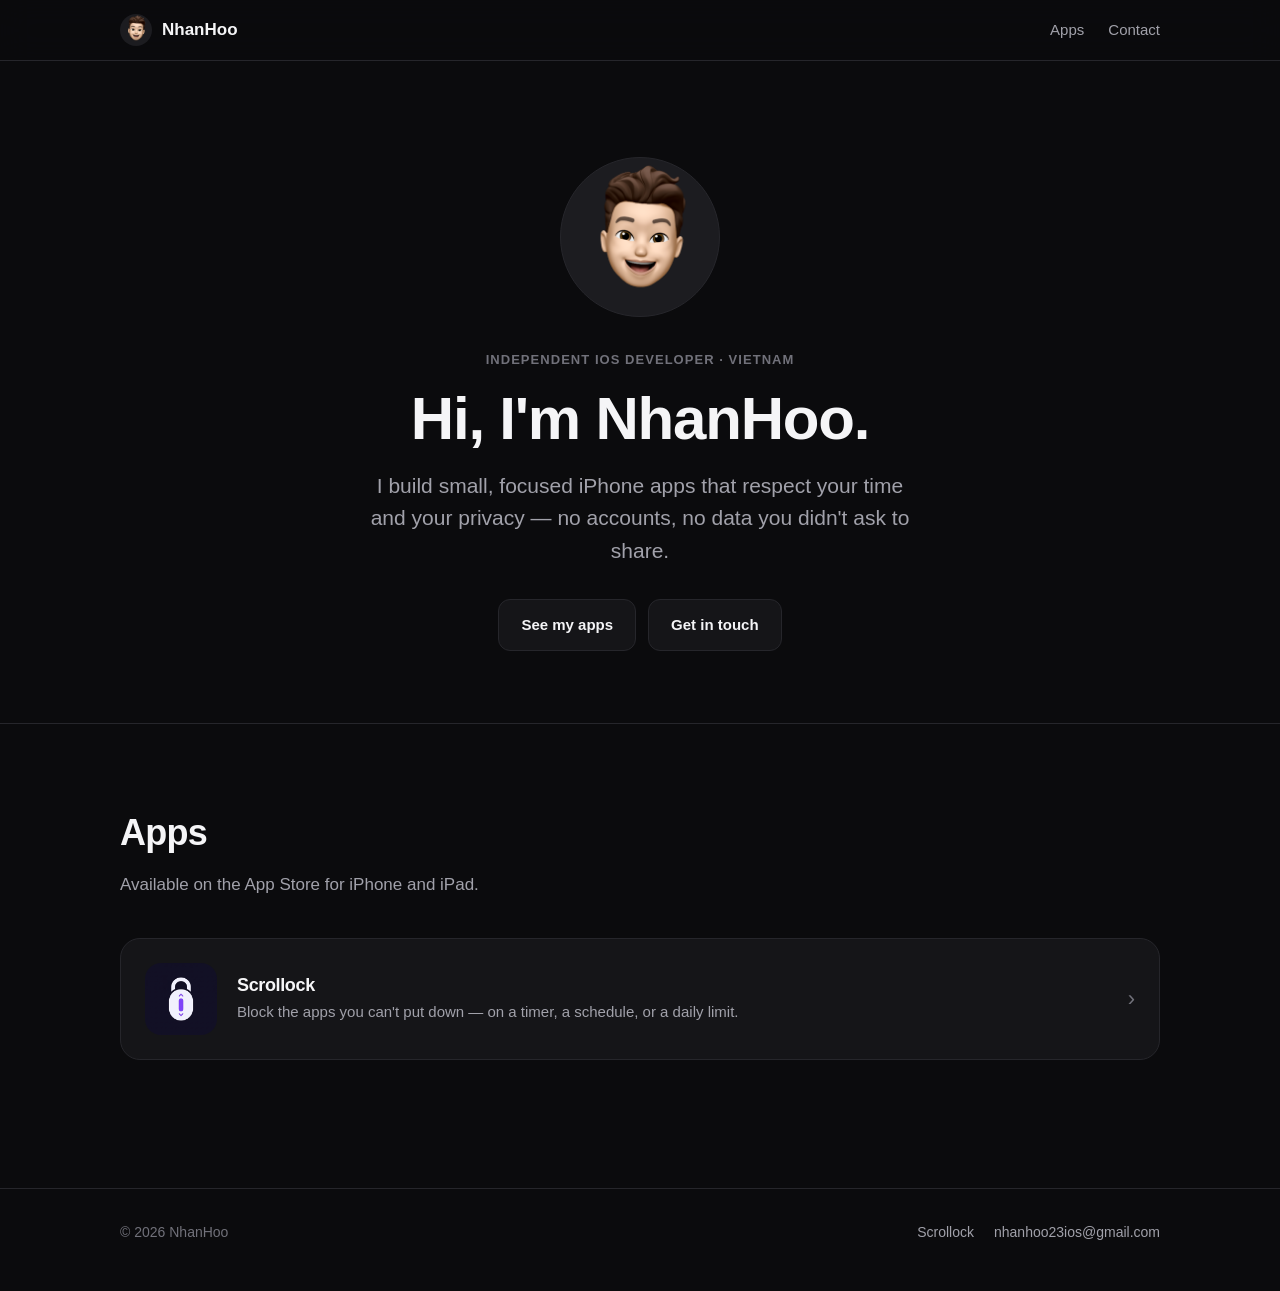
<file: index.html>
<!doctype html>
<html lang="en">
<head>
  <meta charset="utf-8">
  <meta name="viewport" content="width=device-width, initial-scale=1">
  <title>NhanHoo — Independent iOS Developer</title>
  <meta name="description" content="NhanHoo is an independent iOS developer from Vietnam building small, focused apps that respect your time and privacy.">
  <meta property="og:title" content="NhanHoo — Independent iOS Developer">
  <meta property="og:description" content="Small, focused iPhone apps that respect your time and privacy.">
  <meta property="og:image" content="https://nhanhoo23.github.io/assets/avatar.png">
  <link rel="icon" type="image/png" href="assets/avatar.png">
  <link rel="apple-touch-icon" href="assets/avatar.png">
  <link rel="stylesheet" href="style.css">
</head>
<body>
<header class="nav">
  <div class="container">
    <a class="brand" href="./"><img class="round" src="assets/avatar.png" alt="">NhanHoo</a>
    <nav class="nav-links">
      <a href="#apps">Apps</a>
      <a href="mailto:nhanhoo23ios@gmail.com">Contact</a>
    </nav>
  </div>
</header>

<main>
  <section class="profile">
    <div class="container">
      <img class="avatar large" src="assets/avatar.png" alt="NhanHoo">
      <span class="eyebrow">Independent iOS developer · Vietnam</span>
      <h1>Hi, I'm NhanHoo.</h1>
      <p class="lead">I build small, focused iPhone apps that respect your time and your privacy — no accounts, no data you didn't ask to share.</p>
      <div class="actions">
        <a class="button" href="#apps">See my apps</a>
        <a class="button" href="mailto:nhanhoo23ios@gmail.com">Get in touch</a>
      </div>
    </div>
  </section>

  <section id="apps">
    <div class="container">
      <div class="section-head">
        <h2>Apps</h2>
        <p>Available on the App Store for iPhone and iPad.</p>
      </div>
      <a class="card app-row" href="scrollock/">
        <img src="scrollock/icon.png" alt="Scrollock app icon">
        <div>
          <h3>Scrollock</h3>
          <p>Block the apps you can't put down — on a timer, a schedule, or a daily limit.</p>
        </div>
        <span class="chev" aria-hidden="true">›</span>
      </a>
    </div>
  </section>
</main>

<footer class="footer">
  <div class="container">
    <span>© 2026 NhanHoo</span>
    <nav><a href="scrollock/">Scrollock</a><a href="mailto:nhanhoo23ios@gmail.com">nhanhoo23ios@gmail.com</a></nav>
  </div>
</footer>
</body>
</html>
</file>
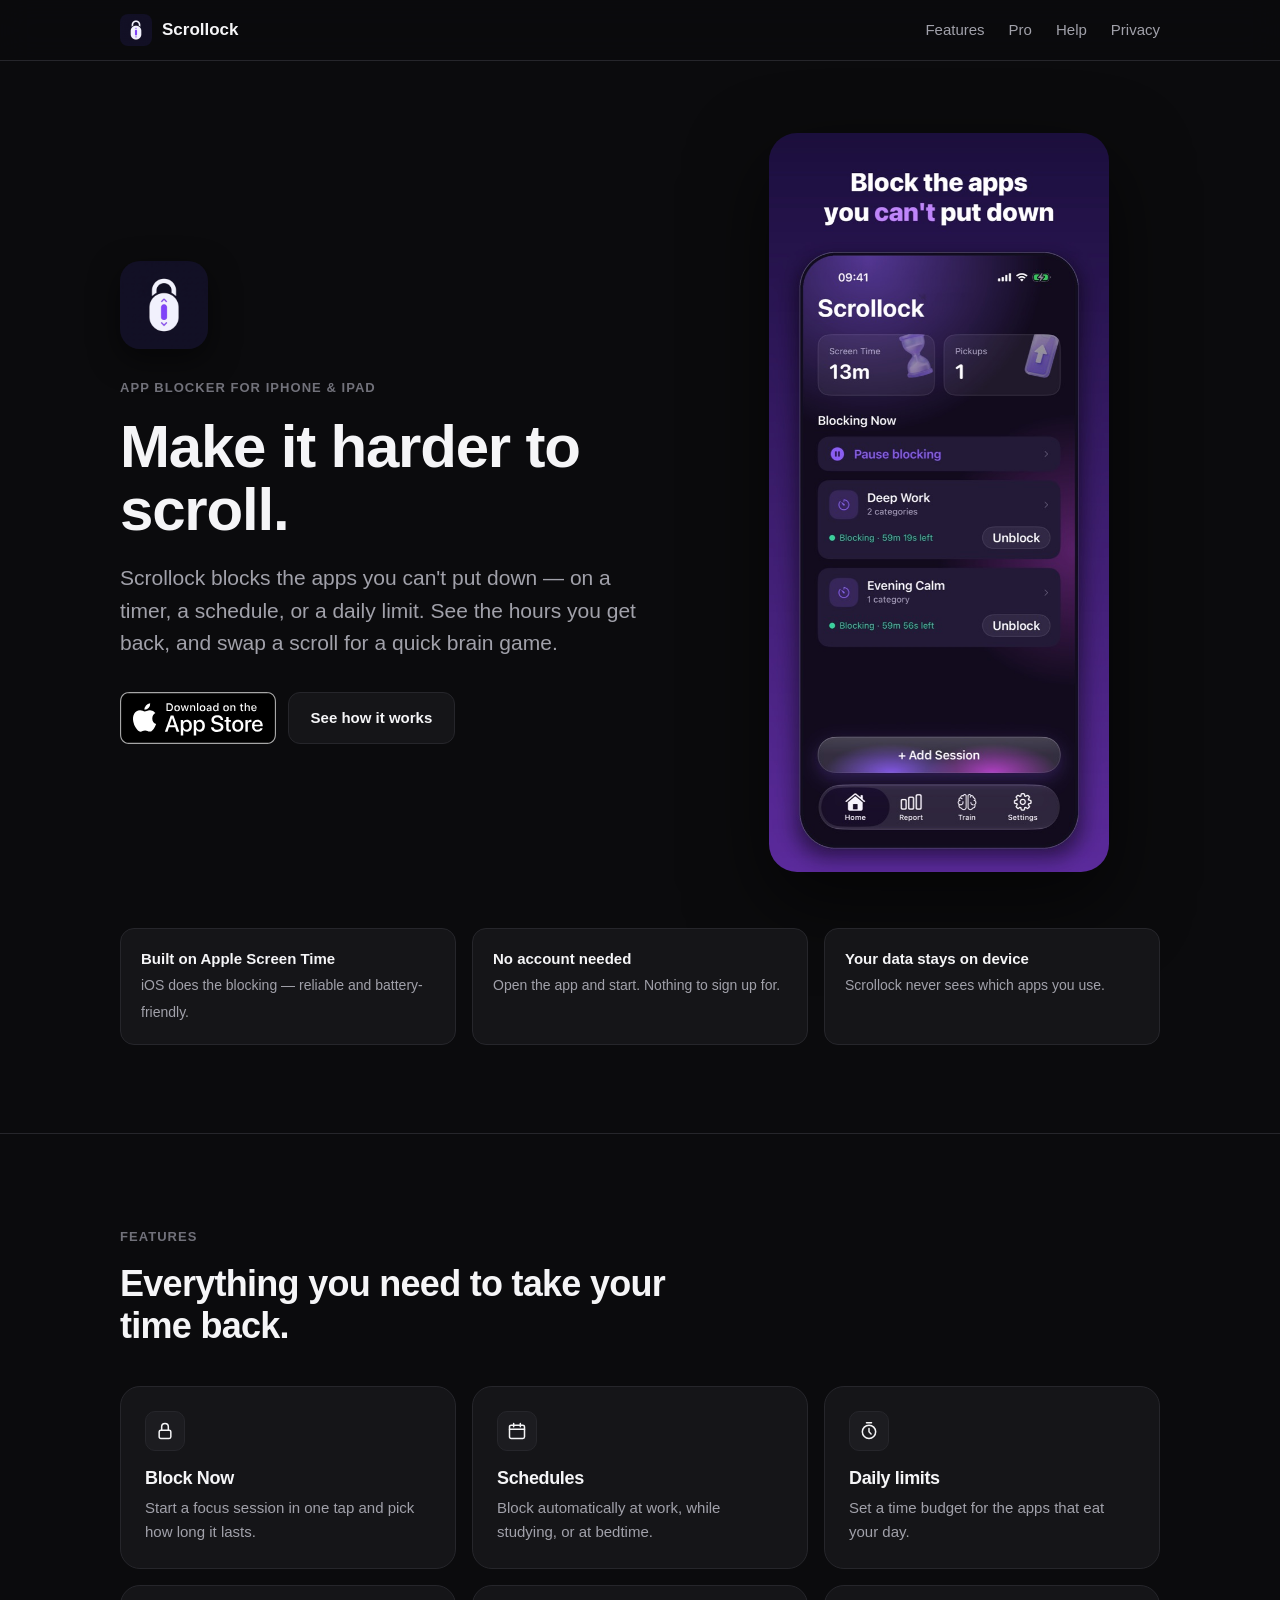
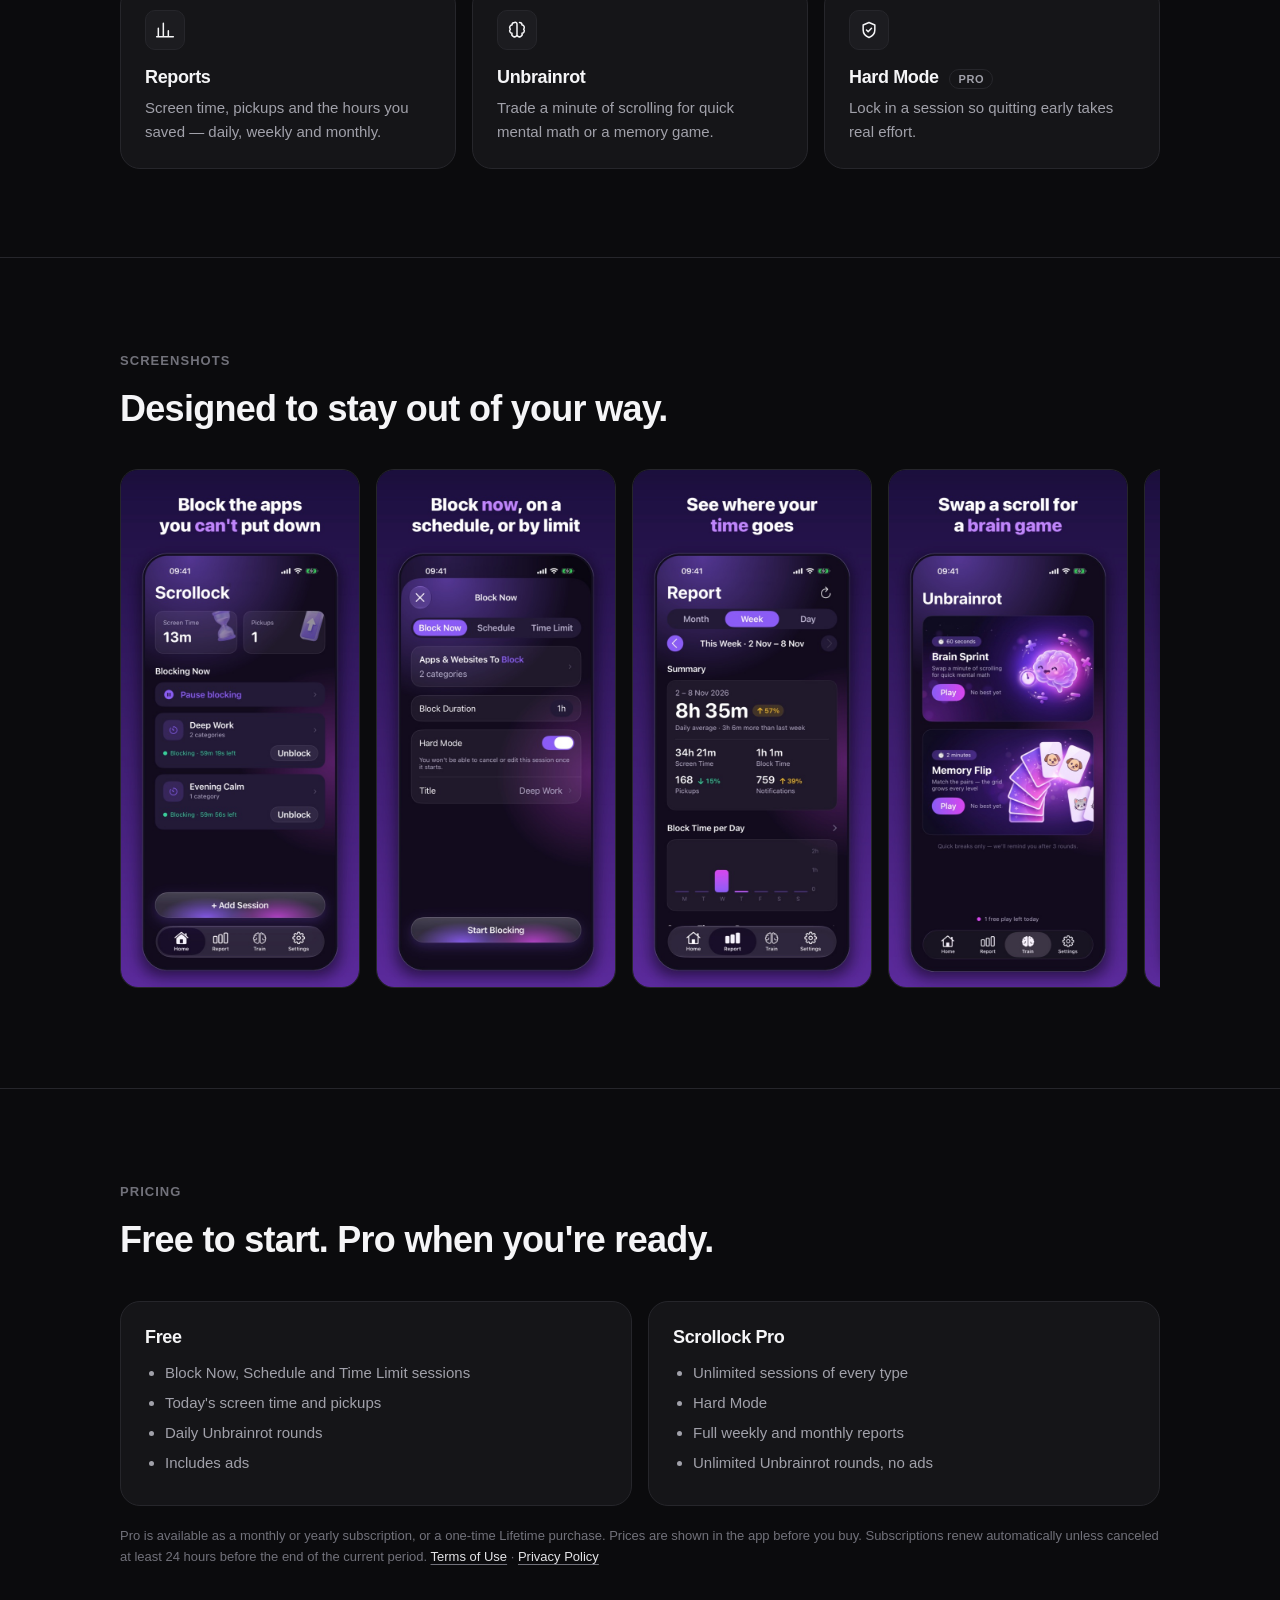
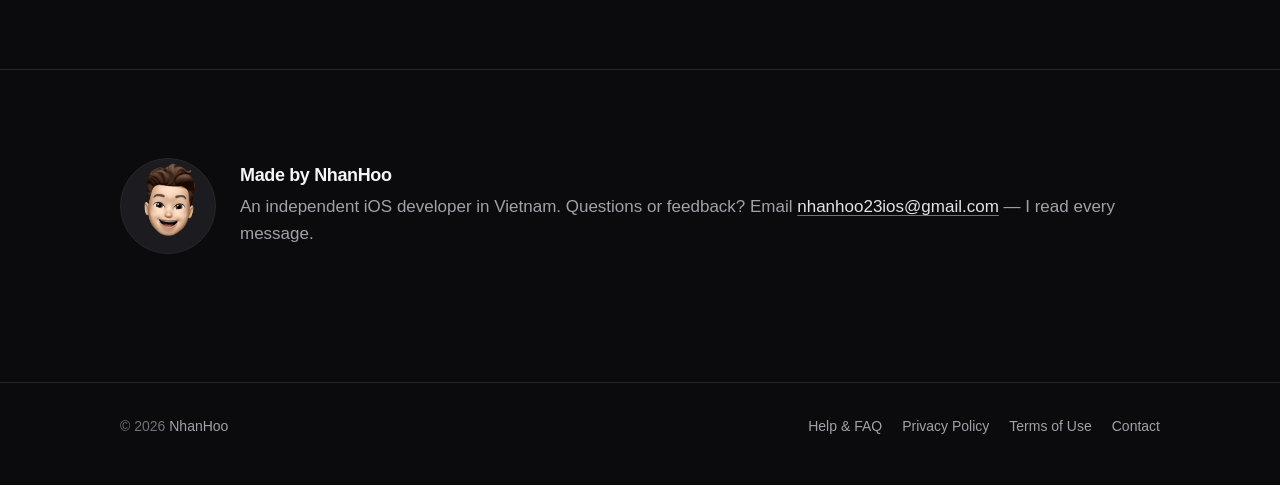
<file: scrollock/index.html>
<!doctype html>
<html lang="en">
<head>
  <meta charset="utf-8">
  <meta name="viewport" content="width=device-width, initial-scale=1">
  <title>Scrollock — Block Apps, Stop Doomscrolling</title>
  <meta name="description" content="Scrollock blocks the apps you can't put down — on a timer, a schedule, or a daily limit. See the hours you get back, and swap a scroll for a quick brain game.">
  <meta property="og:title" content="Scrollock — Make it harder to scroll">
  <meta property="og:description" content="Block distracting apps with Apple's Screen Time. Built for focus, private by design.">
  <meta property="og:image" content="https://nhanhoo23.github.io/scrollock/icon.png">
  <meta name="apple-itunes-app" content="app-id=6828050820">
  <link rel="icon" type="image/png" href="favicon.png">
  <link rel="apple-touch-icon" href="apple-touch-icon.png">
  <link rel="stylesheet" href="../style.css">
</head>
<body>
<header class="nav">
  <div class="container">
    <a class="brand" href="./"><img src="icon.png" alt="">Scrollock</a>
    <nav class="nav-links">
      <a class="hide-sm" href="#features">Features</a>
      <a class="hide-sm" href="#pro">Pro</a>
      <a href="help/">Help</a>
      <a href="privacy/">Privacy</a>
    </nav>
  </div>
</header>

<main>
  <section class="hero">
    <div class="container">
      <div class="hero-grid">
        <div>
          <img class="app-icon" src="icon.png" alt="Scrollock app icon">
          <span class="eyebrow">App blocker for iPhone &amp; iPad</span>
          <h1>Make it harder to scroll.</h1>
          <p class="lead">Scrollock blocks the apps you can't put down — on a timer, a schedule, or a daily limit. See the hours you get back, and swap a scroll for a quick brain game.</p>
          <div class="actions">
            <a class="badge" href="https://apps.apple.com/app/id6828050820"><img src="../assets/app-store-badge.svg" alt="Download on the App Store"></a>
            <a class="button" href="#features">See how it works</a>
          </div>
        </div>
        <img class="hero-shot" src="screens/01.jpg" alt="Scrollock Home screen with an active blocking session">
      </div>
      <div class="trust">
        <div><strong>Built on Apple Screen Time</strong><span>iOS does the blocking — reliable and battery-friendly.</span></div>
        <div><strong>No account needed</strong><span>Open the app and start. Nothing to sign up for.</span></div>
        <div><strong>Your data stays on device</strong><span>Scrollock never sees which apps you use.</span></div>
      </div>
    </div>
  </section>

  <section id="features">
    <div class="container">
      <div class="section-head">
        <span class="eyebrow">Features</span>
        <h2>Everything you need to take your time back.</h2>
      </div>
      <div class="grid">
        <div class="card">
          <div class="icon"><svg viewBox="0 0 24 24"><rect x="5" y="11" width="14" height="10" rx="2"/><path d="M8 11V7a4 4 0 0 1 8 0v4"/></svg></div>
          <h3>Block Now</h3>
          <p>Start a focus session in one tap and pick how long it lasts.</p>
        </div>
        <div class="card">
          <div class="icon"><svg viewBox="0 0 24 24"><rect x="3" y="5" width="18" height="16" rx="2"/><path d="M3 10h18M8 3v4M16 3v4"/></svg></div>
          <h3>Schedules</h3>
          <p>Block automatically at work, while studying, or at bedtime.</p>
        </div>
        <div class="card">
          <div class="icon"><svg viewBox="0 0 24 24"><circle cx="12" cy="13" r="8"/><path d="M12 9v4l2.5 2.5M9 2h6"/></svg></div>
          <h3>Daily limits</h3>
          <p>Set a time budget for the apps that eat your day.</p>
        </div>
        <div class="card">
          <div class="icon"><svg viewBox="0 0 24 24"><path d="M4 20V10M10 20V4M16 20v-7M22 20H2"/></svg></div>
          <h3>Reports</h3>
          <p>Screen time, pickups and the hours you saved — daily, weekly and monthly.</p>
        </div>
        <div class="card">
          <div class="icon"><svg viewBox="0 0 24 24"><path d="M9 3a3 3 0 0 0-3 3 3 3 0 0 0-2 5 3 3 0 0 0 2 5 3 3 0 0 0 6 2V5a2 2 0 0 0-3-2zM15 3a3 3 0 0 1 3 3 3 3 0 0 1 2 5 3 3 0 0 1-2 5 3 3 0 0 1-6 2"/></svg></div>
          <h3>Unbrainrot</h3>
          <p>Trade a minute of scrolling for quick mental math or a memory game.</p>
        </div>
        <div class="card">
          <div class="icon"><svg viewBox="0 0 24 24"><path d="M12 3l7 3v6c0 4.5-3 7.5-7 9-4-1.5-7-4.5-7-9V6z"/><path d="M9 12l2 2 4-4"/></svg></div>
          <h3>Hard Mode <span class="tag">Pro</span></h3>
          <p>Lock in a session so quitting early takes real effort.</p>
        </div>
      </div>
    </div>
  </section>

  <section id="screens">
    <div class="container">
      <div class="section-head">
        <span class="eyebrow">Screenshots</span>
        <h2>Designed to stay out of your way.</h2>
      </div>
      <div class="gallery">
        <img src="screens/01.jpg" alt="Home screen with sessions" loading="lazy">
        <img src="screens/02.jpg" alt="Creating a Block Now session" loading="lazy">
        <img src="screens/03.jpg" alt="Weekly report" loading="lazy">
        <img src="screens/04.jpg" alt="Unbrainrot brain games" loading="lazy">
        <img src="screens/05.jpg" alt="Brain Sprint mental math" loading="lazy">
        <img src="screens/06.jpg" alt="Custom block screen editor" loading="lazy">
      </div>
    </div>
  </section>

  <section id="pro">
    <div class="container">
      <div class="section-head">
        <span class="eyebrow">Pricing</span>
        <h2>Free to start. Pro when you're ready.</h2>
      </div>
      <div class="pro">
        <div class="card">
          <h3>Free</h3>
          <ul>
            <li>Block Now, Schedule and Time Limit sessions</li>
            <li>Today's screen time and pickups</li>
            <li>Daily Unbrainrot rounds</li>
            <li>Includes ads</li>
          </ul>
        </div>
        <div class="card">
          <h3>Scrollock Pro</h3>
          <ul>
            <li>Unlimited sessions of every type</li>
            <li>Hard Mode</li>
            <li>Full weekly and monthly reports</li>
            <li>Unlimited Unbrainrot rounds, no ads</li>
          </ul>
        </div>
      </div>
      <p class="fine">Pro is available as a monthly or yearly subscription, or a one-time Lifetime purchase. Prices are shown in the app before you buy. Subscriptions renew automatically unless canceled at least 24 hours before the end of the current period. <a href="https://www.apple.com/legal/internet-services/itunes/dev/stdeula/">Terms of Use</a> · <a href="privacy/">Privacy Policy</a></p>
    </div>
  </section>

  <section>
    <div class="container">
      <div class="dev">
        <img class="avatar" src="../assets/avatar.png" alt="NhanHoo">
        <div>
          <h3>Made by NhanHoo</h3>
          <p>An independent iOS developer in Vietnam. Questions or feedback? Email <a href="mailto:nhanhoo23ios@gmail.com">nhanhoo23ios@gmail.com</a> — I read every message.</p>
        </div>
      </div>
    </div>
  </section>
</main>

<footer class="footer">
  <div class="container">
    <span>© 2026 <a href="../">NhanHoo</a></span>
    <nav><a href="help/">Help &amp; FAQ</a><a href="privacy/">Privacy Policy</a><a href="https://www.apple.com/legal/internet-services/itunes/dev/stdeula/">Terms of Use</a><a href="mailto:nhanhoo23ios@gmail.com">Contact</a></nav>
  </div>
</footer>
</body>
</html>
</file>
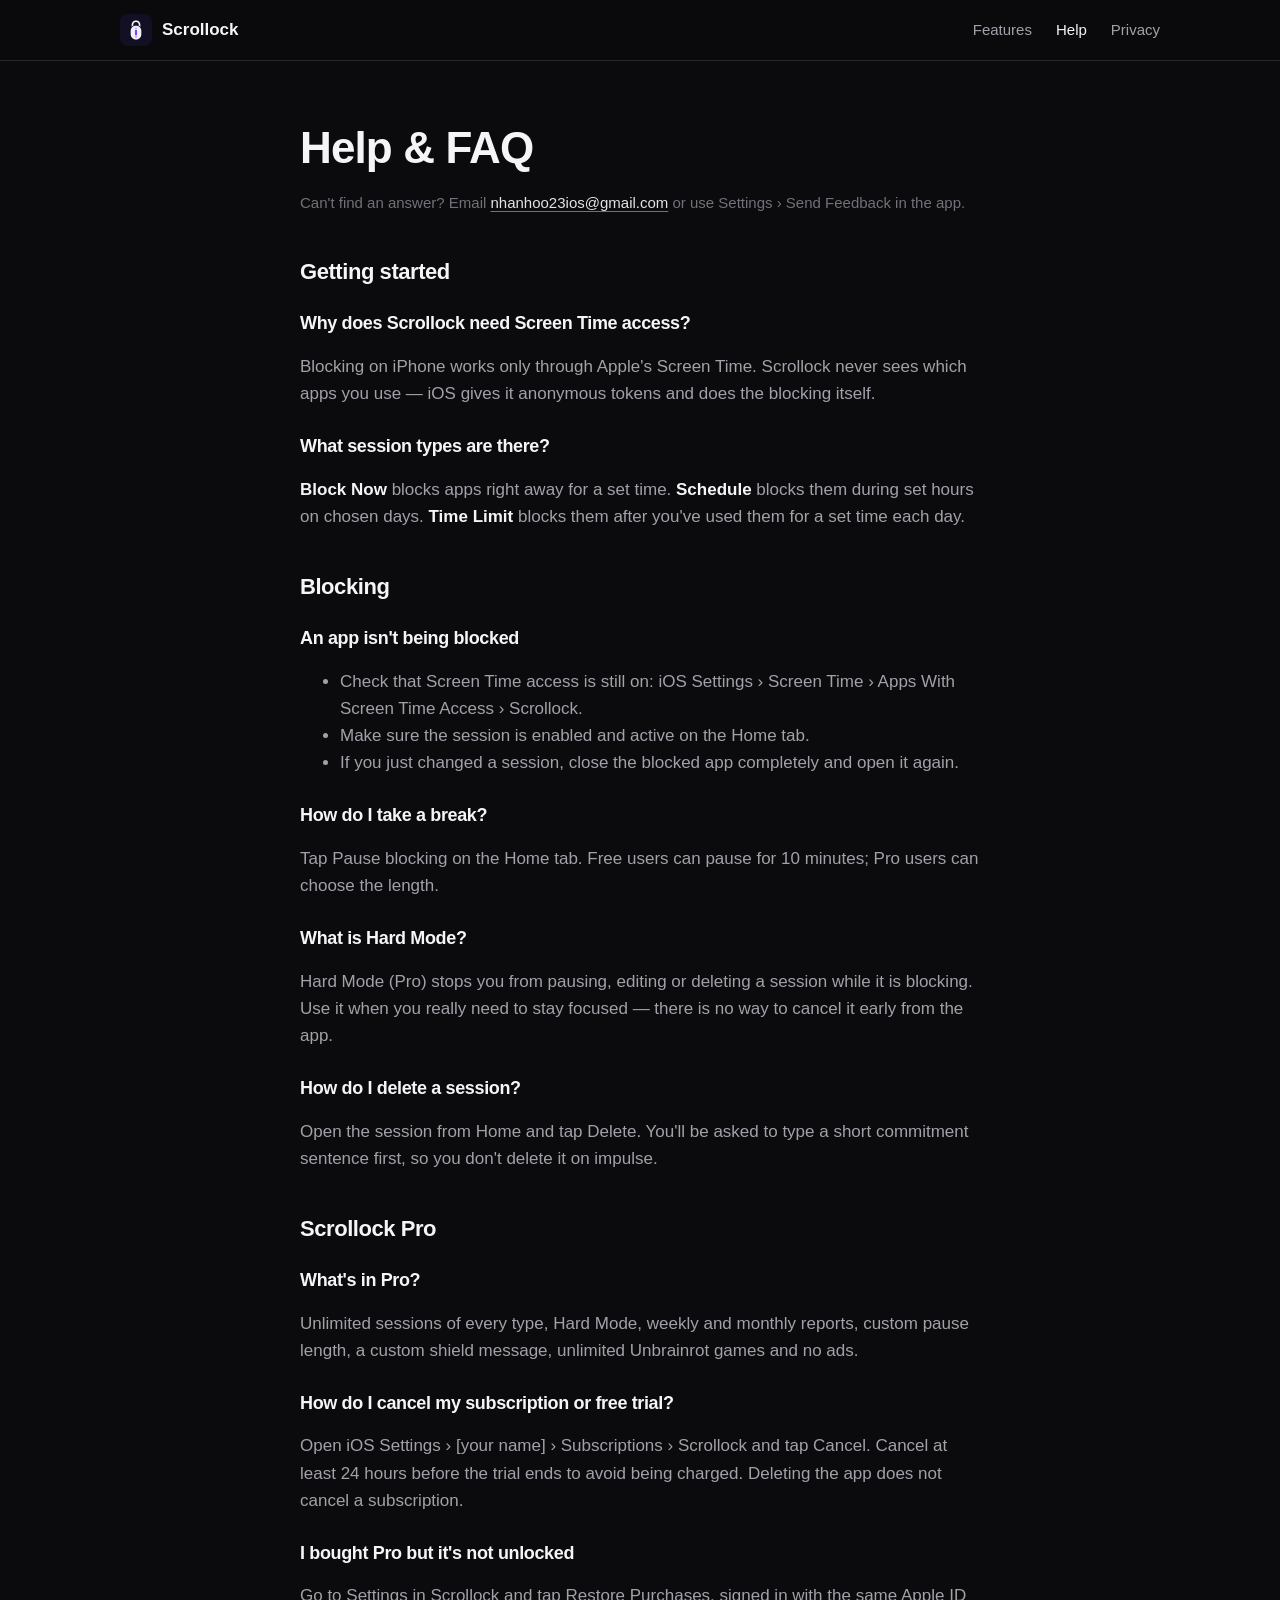
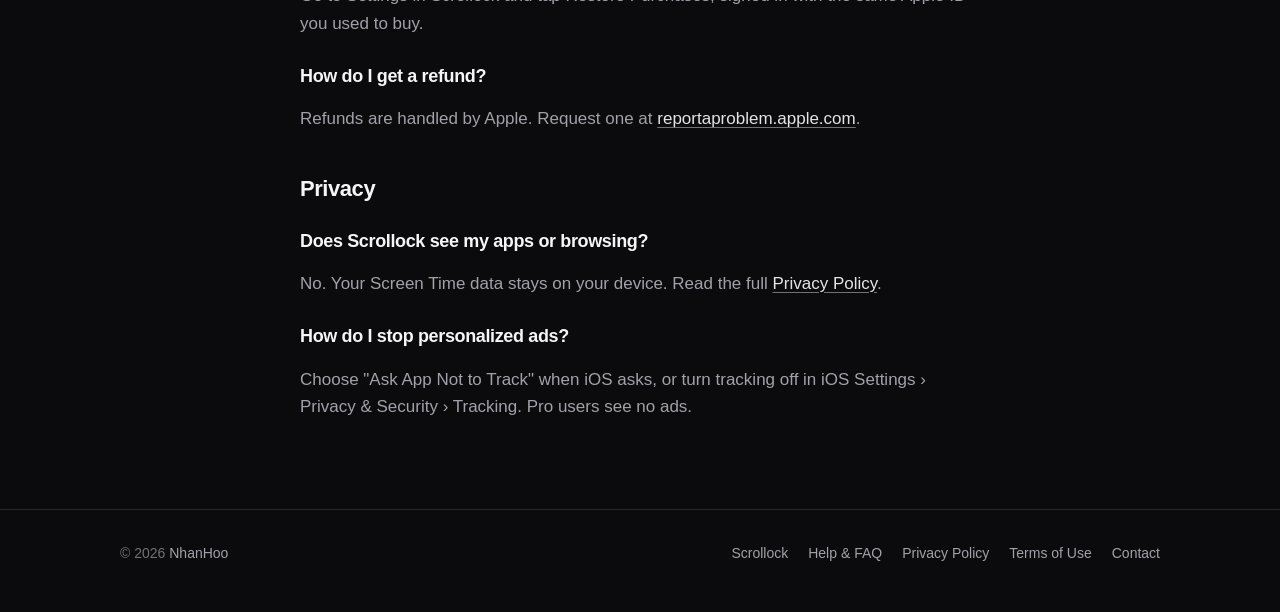
<file: scrollock/help/index.html>
<!doctype html>
<html lang="en">
<head>
  <meta charset="utf-8">
  <meta name="viewport" content="width=device-width, initial-scale=1">
  <title>Help &amp; FAQ — Scrollock</title>
  <meta name="description" content="Answers to common questions about Scrollock.">
  <link rel="icon" type="image/png" href="../favicon.png">
  <link rel="apple-touch-icon" href="../apple-touch-icon.png">
  <link rel="stylesheet" href="../../style.css">
</head>
<body>
<header class="nav">
  <div class="container">
    <a class="brand" href="../"><img src="../icon.png" alt="">Scrollock</a>
    <nav class="nav-links">
      <a href="../#features" class="hide-sm">Features</a>
      <a href="../help/" aria-current="page">Help</a>
      <a href="../privacy/">Privacy</a>
    </nav>
  </div>
</header>

<main class="prose">

  <h1>Help &amp; FAQ</h1>
  <p class="meta">Can't find an answer? Email <a href="mailto:nhanhoo23ios@gmail.com">nhanhoo23ios@gmail.com</a> or use Settings › Send Feedback in the app.</p>

  <h2>Getting started</h2>
  <h3>Why does Scrollock need Screen Time access?</h3>
  <p>Blocking on iPhone works only through Apple's Screen Time. Scrollock never sees which apps you use — iOS gives it anonymous tokens and does the blocking itself.</p>
  <h3>What session types are there?</h3>
  <p><strong>Block Now</strong> blocks apps right away for a set time. <strong>Schedule</strong> blocks them during set hours on chosen days. <strong>Time Limit</strong> blocks them after you've used them for a set time each day.</p>

  <h2>Blocking</h2>
  <h3>An app isn't being blocked</h3>
  <ul>
    <li>Check that Screen Time access is still on: iOS Settings › Screen Time › Apps With Screen Time Access › Scrollock.</li>
    <li>Make sure the session is enabled and active on the Home tab.</li>
    <li>If you just changed a session, close the blocked app completely and open it again.</li>
  </ul>
  <h3>How do I take a break?</h3>
  <p>Tap Pause blocking on the Home tab. Free users can pause for 10 minutes; Pro users can choose the length.</p>
  <h3>What is Hard Mode?</h3>
  <p>Hard Mode (Pro) stops you from pausing, editing or deleting a session while it is blocking. Use it when you really need to stay focused — there is no way to cancel it early from the app.</p>
  <h3>How do I delete a session?</h3>
  <p>Open the session from Home and tap Delete. You'll be asked to type a short commitment sentence first, so you don't delete it on impulse.</p>

  <h2>Scrollock Pro</h2>
  <h3>What's in Pro?</h3>
  <p>Unlimited sessions of every type, Hard Mode, weekly and monthly reports, custom pause length, a custom shield message, unlimited Unbrainrot games and no ads.</p>
  <h3>How do I cancel my subscription or free trial?</h3>
  <p>Open iOS Settings › [your name] › Subscriptions › Scrollock and tap Cancel. Cancel at least 24 hours before the trial ends to avoid being charged. Deleting the app does not cancel a subscription.</p>
  <h3>I bought Pro but it's not unlocked</h3>
  <p>Go to Settings in Scrollock and tap Restore Purchases, signed in with the same Apple ID you used to buy.</p>
  <h3>How do I get a refund?</h3>
  <p>Refunds are handled by Apple. Request one at <a href="https://reportaproblem.apple.com">reportaproblem.apple.com</a>.</p>

  <h2>Privacy</h2>
  <h3>Does Scrollock see my apps or browsing?</h3>
  <p>No. Your Screen Time data stays on your device. Read the full <a href="../privacy/">Privacy Policy</a>.</p>
  <h3>How do I stop personalized ads?</h3>
  <p>Choose "Ask App Not to Track" when iOS asks, or turn tracking off in iOS Settings › Privacy &amp; Security › Tracking. Pro users see no ads.</p>

</main>

<footer class="footer">
  <div class="container">
    <span>© 2026 <a href="../../">NhanHoo</a></span>
    <nav><a href="../">Scrollock</a><a href="../help/">Help &amp; FAQ</a><a href="../privacy/">Privacy Policy</a><a href="https://www.apple.com/legal/internet-services/itunes/dev/stdeula/">Terms of Use</a><a href="mailto:nhanhoo23ios@gmail.com">Contact</a></nav>
  </div>
</footer>
</body>
</html>
</file>
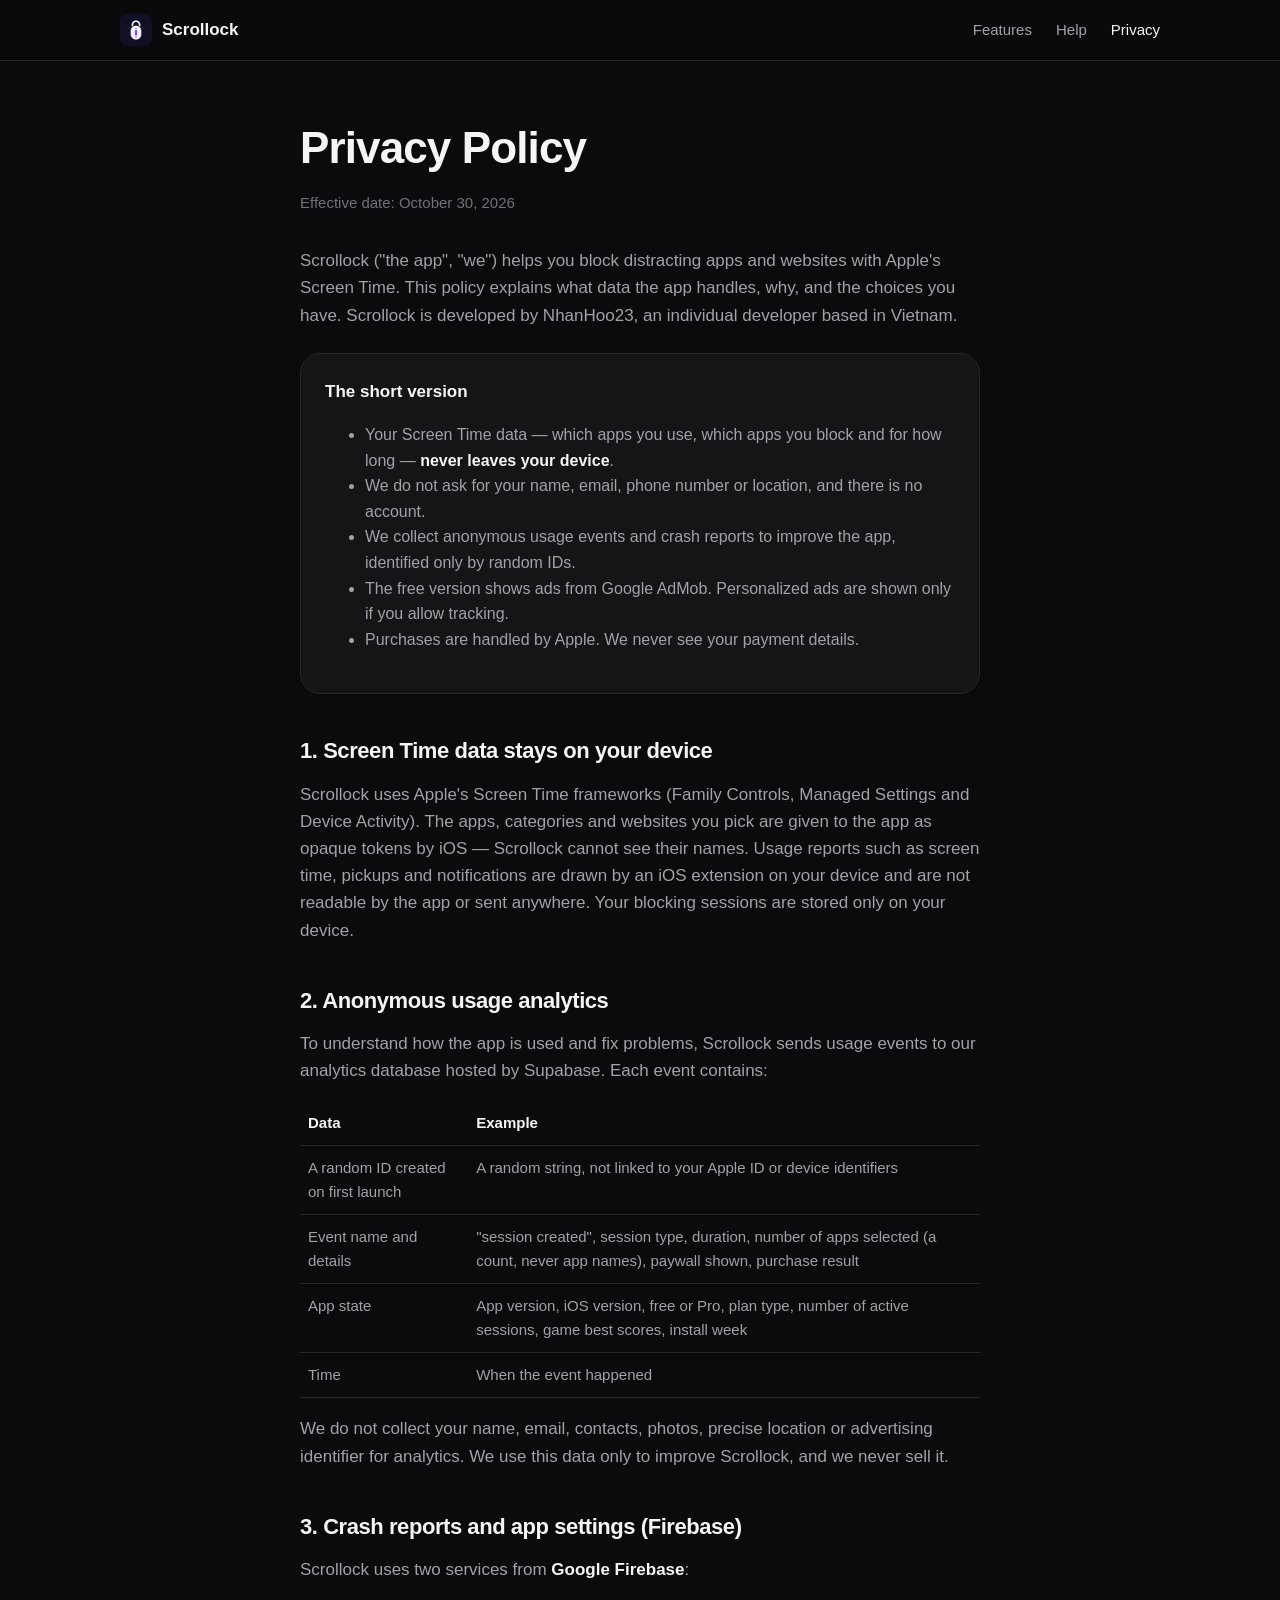
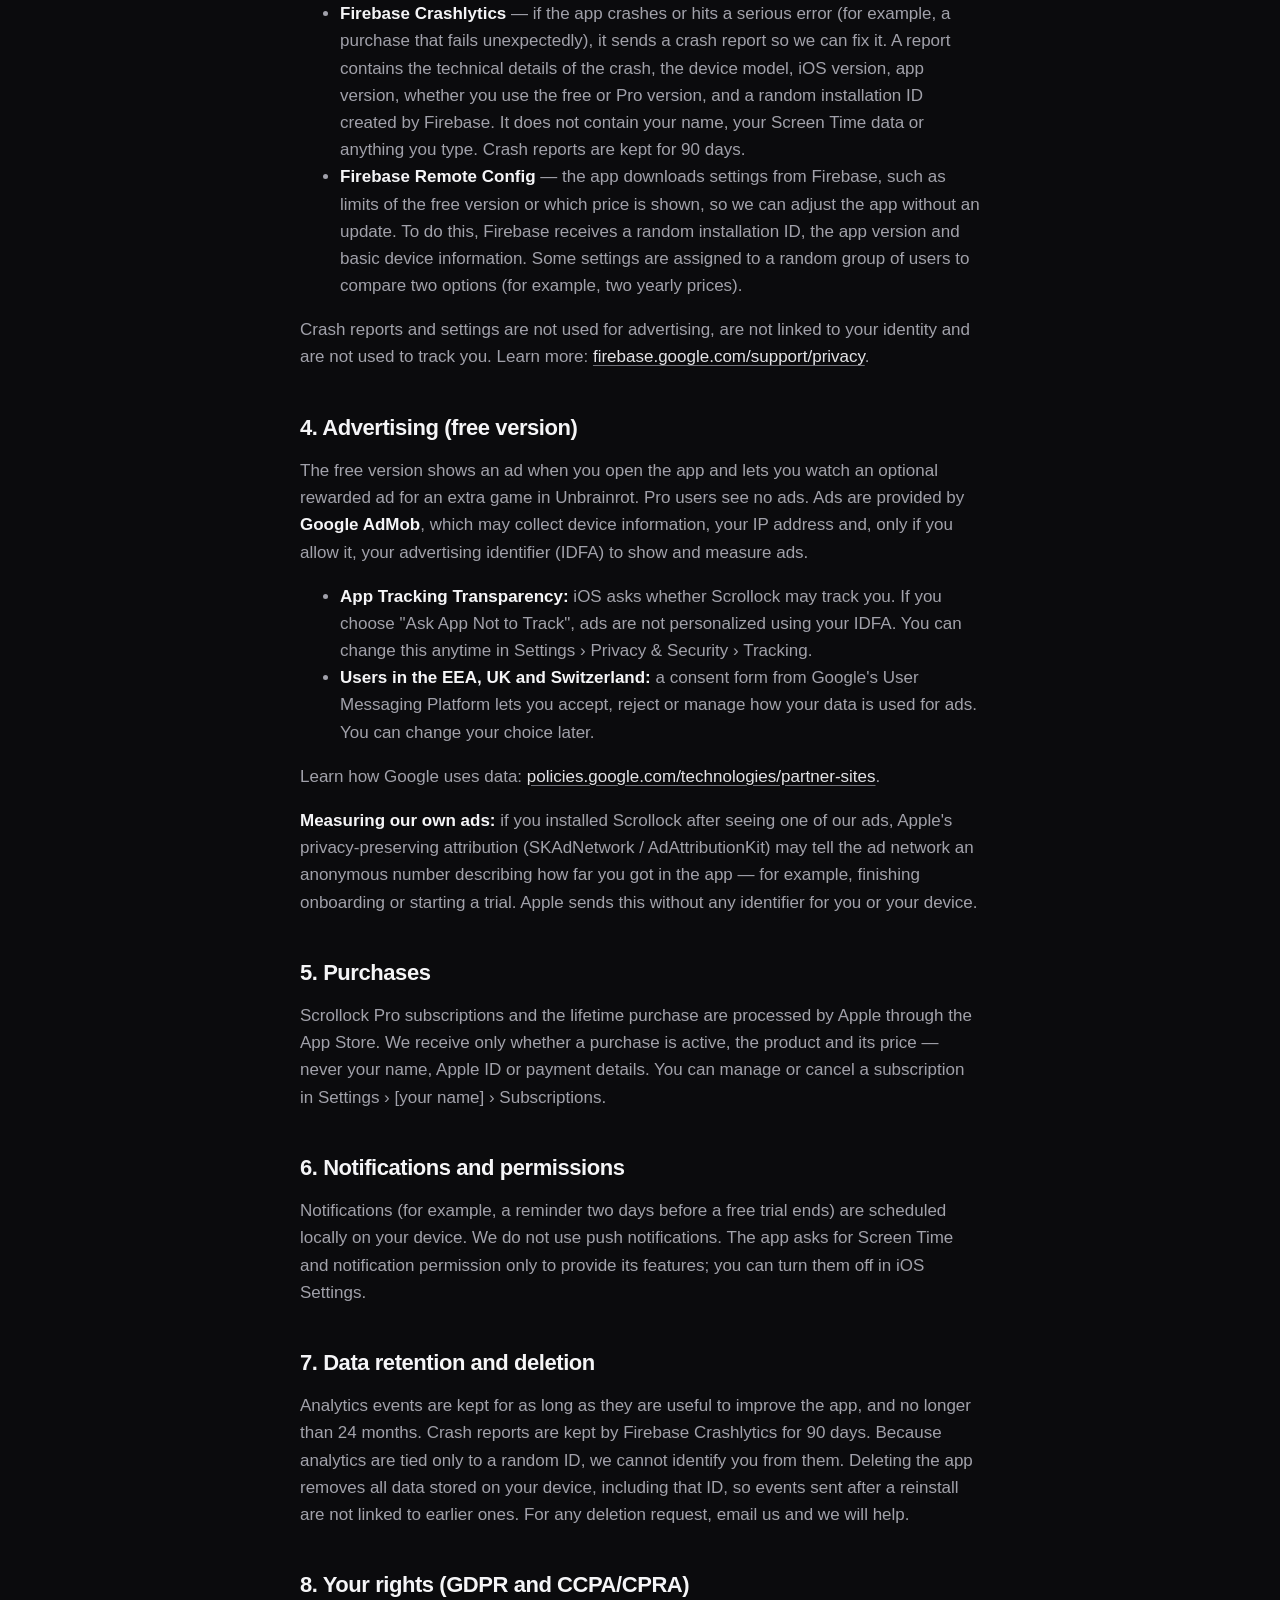
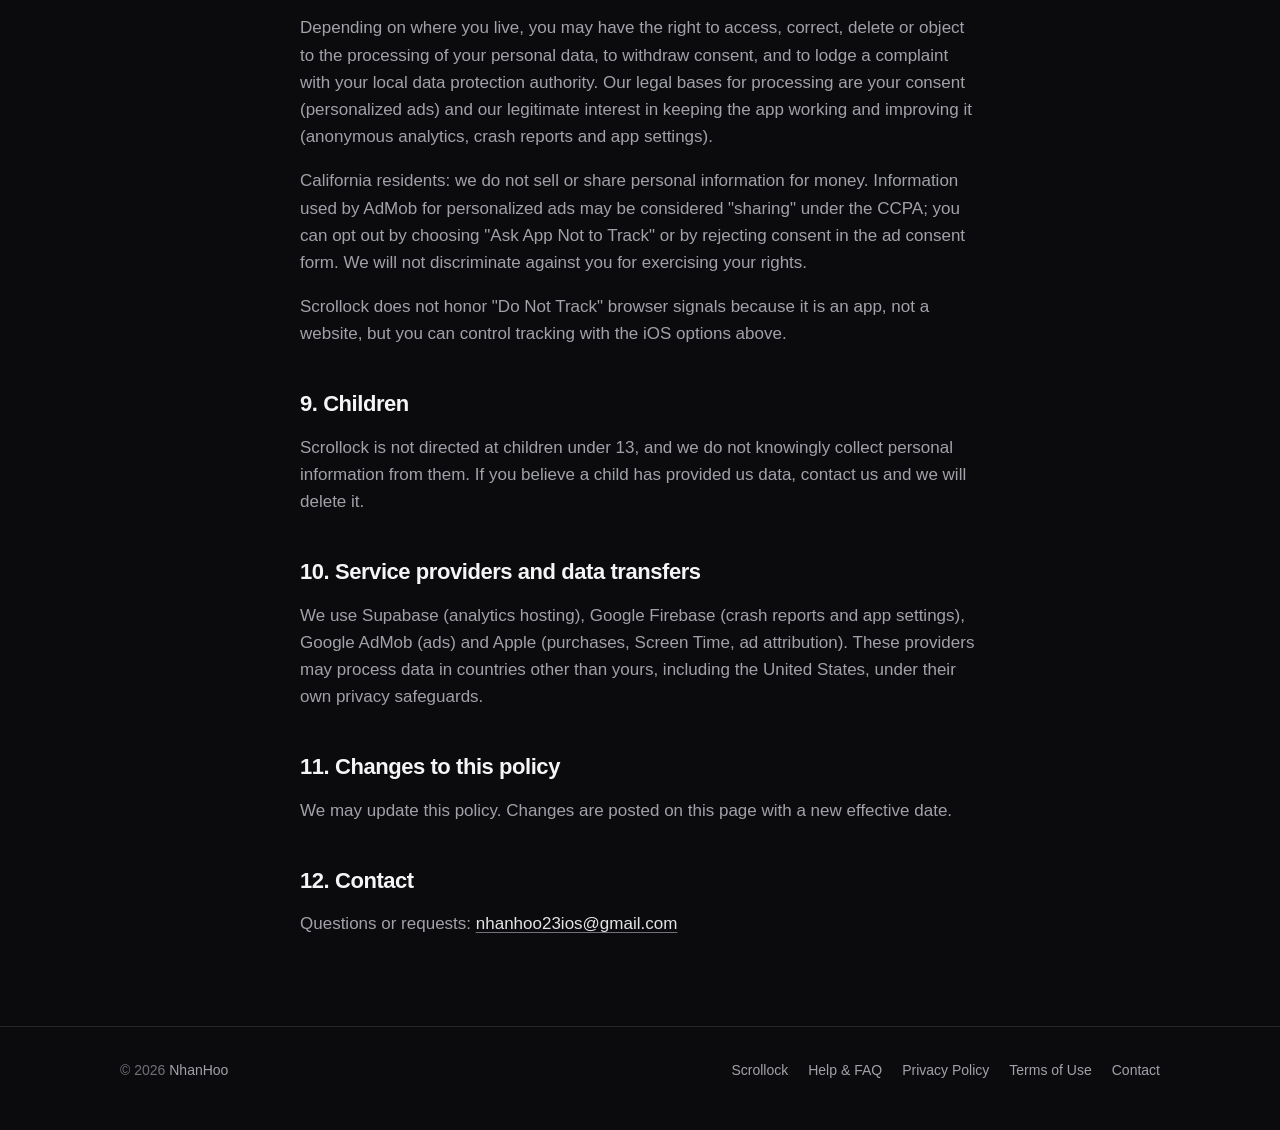
<file: scrollock/privacy/index.html>
<!doctype html>
<html lang="en">
<head>
  <meta charset="utf-8">
  <meta name="viewport" content="width=device-width, initial-scale=1">
  <title>Privacy Policy — Scrollock</title>
  <meta name="description" content="How Scrollock handles your data.">
  <link rel="icon" type="image/png" href="../favicon.png">
  <link rel="apple-touch-icon" href="../apple-touch-icon.png">
  <link rel="stylesheet" href="../../style.css">
</head>
<body>
<header class="nav">
  <div class="container">
    <a class="brand" href="../"><img src="../icon.png" alt="">Scrollock</a>
    <nav class="nav-links">
      <a href="../#features" class="hide-sm">Features</a>
      <a href="../help/">Help</a>
      <a href="../privacy/" aria-current="page">Privacy</a>
    </nav>
  </div>
</header>

<main class="prose">

  <h1>Privacy Policy</h1>
  <p class="meta">Effective date: October 30, 2026</p>

  <p>Scrollock ("the app", "we") helps you block distracting apps and websites with Apple's Screen Time. This policy explains what data the app handles, why, and the choices you have. Scrollock is developed by NhanHoo23, an individual developer based in Vietnam.</p>

  <div class="card">
    <strong>The short version</strong>
    <ul>
      <li>Your Screen Time data — which apps you use, which apps you block and for how long — <strong>never leaves your device</strong>.</li>
      <li>We do not ask for your name, email, phone number or location, and there is no account.</li>
      <li>We collect anonymous usage events and crash reports to improve the app, identified only by random IDs.</li>
      <li>The free version shows ads from Google AdMob. Personalized ads are shown only if you allow tracking.</li>
      <li>Purchases are handled by Apple. We never see your payment details.</li>
    </ul>
  </div>

  <h2>1. Screen Time data stays on your device</h2>
  <p>Scrollock uses Apple's Screen Time frameworks (Family Controls, Managed Settings and Device Activity). The apps, categories and websites you pick are given to the app as opaque tokens by iOS — Scrollock cannot see their names. Usage reports such as screen time, pickups and notifications are drawn by an iOS extension on your device and are not readable by the app or sent anywhere. Your blocking sessions are stored only on your device.</p>

  <h2>2. Anonymous usage analytics</h2>
  <p>To understand how the app is used and fix problems, Scrollock sends usage events to our analytics database hosted by Supabase. Each event contains:</p>
  <table>
    <tr><th>Data</th><th>Example</th></tr>
    <tr><td>A random ID created on first launch</td><td>A random string, not linked to your Apple ID or device identifiers</td></tr>
    <tr><td>Event name and details</td><td>"session created", session type, duration, number of apps selected (a count, never app names), paywall shown, purchase result</td></tr>
    <tr><td>App state</td><td>App version, iOS version, free or Pro, plan type, number of active sessions, game best scores, install week</td></tr>
    <tr><td>Time</td><td>When the event happened</td></tr>
  </table>
  <p>We do not collect your name, email, contacts, photos, precise location or advertising identifier for analytics. We use this data only to improve Scrollock, and we never sell it.</p>

  <h2>3. Crash reports and app settings (Firebase)</h2>
  <p>Scrollock uses two services from <strong>Google Firebase</strong>:</p>
  <ul>
    <li><strong>Firebase Crashlytics</strong> — if the app crashes or hits a serious error (for example, a purchase that fails unexpectedly), it sends a crash report so we can fix it. A report contains the technical details of the crash, the device model, iOS version, app version, whether you use the free or Pro version, and a random installation ID created by Firebase. It does not contain your name, your Screen Time data or anything you type. Crash reports are kept for 90 days.</li>
    <li><strong>Firebase Remote Config</strong> — the app downloads settings from Firebase, such as limits of the free version or which price is shown, so we can adjust the app without an update. To do this, Firebase receives a random installation ID, the app version and basic device information. Some settings are assigned to a random group of users to compare two options (for example, two yearly prices).</li>
  </ul>
  <p>Crash reports and settings are not used for advertising, are not linked to your identity and are not used to track you. Learn more: <a href="https://firebase.google.com/support/privacy">firebase.google.com/support/privacy</a>.</p>

  <h2>4. Advertising (free version)</h2>
  <p>The free version shows an ad when you open the app and lets you watch an optional rewarded ad for an extra game in Unbrainrot. Pro users see no ads. Ads are provided by <strong>Google AdMob</strong>, which may collect device information, your IP address and, only if you allow it, your advertising identifier (IDFA) to show and measure ads.</p>
  <ul>
    <li><strong>App Tracking Transparency:</strong> iOS asks whether Scrollock may track you. If you choose "Ask App Not to Track", ads are not personalized using your IDFA. You can change this anytime in Settings › Privacy &amp; Security › Tracking.</li>
    <li><strong>Users in the EEA, UK and Switzerland:</strong> a consent form from Google's User Messaging Platform lets you accept, reject or manage how your data is used for ads. You can change your choice later.</li>
  </ul>
  <p>Learn how Google uses data: <a href="https://policies.google.com/technologies/partner-sites">policies.google.com/technologies/partner-sites</a>.</p>
  <p><strong>Measuring our own ads:</strong> if you installed Scrollock after seeing one of our ads, Apple's privacy-preserving attribution (SKAdNetwork / AdAttributionKit) may tell the ad network an anonymous number describing how far you got in the app — for example, finishing onboarding or starting a trial. Apple sends this without any identifier for you or your device.</p>

  <h2>5. Purchases</h2>
  <p>Scrollock Pro subscriptions and the lifetime purchase are processed by Apple through the App Store. We receive only whether a purchase is active, the product and its price — never your name, Apple ID or payment details. You can manage or cancel a subscription in Settings › [your name] › Subscriptions.</p>

  <h2>6. Notifications and permissions</h2>
  <p>Notifications (for example, a reminder two days before a free trial ends) are scheduled locally on your device. We do not use push notifications. The app asks for Screen Time and notification permission only to provide its features; you can turn them off in iOS Settings.</p>

  <h2>7. Data retention and deletion</h2>
  <p>Analytics events are kept for as long as they are useful to improve the app, and no longer than 24 months. Crash reports are kept by Firebase Crashlytics for 90 days. Because analytics are tied only to a random ID, we cannot identify you from them. Deleting the app removes all data stored on your device, including that ID, so events sent after a reinstall are not linked to earlier ones. For any deletion request, email us and we will help.</p>

  <h2>8. Your rights (GDPR and CCPA/CPRA)</h2>
  <p>Depending on where you live, you may have the right to access, correct, delete or object to the processing of your personal data, to withdraw consent, and to lodge a complaint with your local data protection authority. Our legal bases for processing are your consent (personalized ads) and our legitimate interest in keeping the app working and improving it (anonymous analytics, crash reports and app settings).</p>
  <p>California residents: we do not sell or share personal information for money. Information used by AdMob for personalized ads may be considered "sharing" under the CCPA; you can opt out by choosing "Ask App Not to Track" or by rejecting consent in the ad consent form. We will not discriminate against you for exercising your rights.</p>
  <p>Scrollock does not honor "Do Not Track" browser signals because it is an app, not a website, but you can control tracking with the iOS options above.</p>

  <h2>9. Children</h2>
  <p>Scrollock is not directed at children under 13, and we do not knowingly collect personal information from them. If you believe a child has provided us data, contact us and we will delete it.</p>

  <h2>10. Service providers and data transfers</h2>
  <p>We use Supabase (analytics hosting), Google Firebase (crash reports and app settings), Google AdMob (ads) and Apple (purchases, Screen Time, ad attribution). These providers may process data in countries other than yours, including the United States, under their own privacy safeguards.</p>

  <h2>11. Changes to this policy</h2>
  <p>We may update this policy. Changes are posted on this page with a new effective date.</p>

  <h2>12. Contact</h2>
  <p>Questions or requests: <a href="mailto:nhanhoo23ios@gmail.com">nhanhoo23ios@gmail.com</a></p>

</main>

<footer class="footer">
  <div class="container">
    <span>© 2026 <a href="../../">NhanHoo</a></span>
    <nav><a href="../">Scrollock</a><a href="../help/">Help &amp; FAQ</a><a href="../privacy/">Privacy Policy</a><a href="https://www.apple.com/legal/internet-services/itunes/dev/stdeula/">Terms of Use</a><a href="mailto:nhanhoo23ios@gmail.com">Contact</a></nav>
  </div>
</footer>
</body>
</html>
</file>
<file: style.css>
:root {
  --bg: #0b0b0d;
  --surface: #151518;
  --surface-raised: #1c1c20;
  --border: #26262b;
  --text: #f5f5f7;
  --text-secondary: #a1a1aa;
  --text-tertiary: #71717a;
  --link: #e4e4e7;
  --radius: 20px;
  --max: 1080px;
  --prose: 720px;
}

* { box-sizing: border-box; }

html { scroll-behavior: smooth; }

body {
  margin: 0;
  background: var(--bg);
  color: var(--text);
  font: 17px/1.6 -apple-system, BlinkMacSystemFont, "SF Pro Text", "Inter", "Segoe UI", Roboto, sans-serif;
  -webkit-font-smoothing: antialiased;
}

img { max-width: 100%; display: block; }

a { color: var(--link); text-underline-offset: 3px; text-decoration-color: var(--text-tertiary); }
a:hover { text-decoration-color: var(--text); }

.container { max-width: var(--max); margin: 0 auto; padding: 0 20px; }

/* Nav */
.nav {
  position: sticky;
  top: 0;
  z-index: 10;
  background: rgba(11, 11, 13, 0.78);
  backdrop-filter: saturate(180%) blur(16px);
  -webkit-backdrop-filter: saturate(180%) blur(16px);
  border-bottom: 1px solid var(--border);
}

.nav .container { display: flex; align-items: center; justify-content: space-between; height: 60px; gap: 16px; }

.brand { display: flex; align-items: center; gap: 10px; color: var(--text); text-decoration: none; font-weight: 600; font-size: 17px; }
.brand img { width: 32px; height: 32px; border-radius: 8px; }
.brand img.round { border-radius: 50%; background: var(--surface-raised); }

.nav-links { display: flex; align-items: center; gap: 24px; }
.nav-links a { color: var(--text-secondary); text-decoration: none; font-size: 15px; }
.nav-links a:hover, .nav-links a[aria-current] { color: var(--text); }

/* Type */
h1, h2, h3 { color: var(--text); letter-spacing: -0.02em; }
h1 { font-size: clamp(36px, 6vw, 60px); line-height: 1.05; margin: 0 0 20px; font-weight: 700; }
h2 { font-size: clamp(26px, 3.6vw, 36px); line-height: 1.15; margin: 0 0 12px; font-weight: 700; }
h3 { font-size: 18px; line-height: 1.3; margin: 0 0 6px; font-weight: 600; }
p, li { color: var(--text-secondary); }
strong { color: var(--text); font-weight: 600; }

.eyebrow { display: inline-block; font-size: 13px; font-weight: 600; letter-spacing: 0.08em; text-transform: uppercase; color: var(--text-tertiary); margin-bottom: 16px; }
.tag { display: inline-block; margin-left: 6px; padding: 2px 8px; border-radius: 999px; border: 1px solid var(--border); font-size: 11px; font-weight: 600; letter-spacing: 0.06em; text-transform: uppercase; color: var(--text-secondary); vertical-align: middle; }
.lead { font-size: clamp(18px, 2.2vw, 21px); line-height: 1.55; max-width: 560px; }

/* Buttons */
.actions { display: flex; flex-wrap: wrap; align-items: center; gap: 12px; margin-top: 32px; }
.badge img { height: 52px; width: auto; }

.button {
  display: inline-flex;
  align-items: center;
  height: 52px;
  padding: 0 22px;
  border-radius: 12px;
  border: 1px solid var(--border);
  background: var(--surface);
  color: var(--text);
  text-decoration: none;
  font-weight: 600;
  font-size: 15px;
}
.button:hover { background: var(--surface-raised); }

/* Sections */
section { padding: 88px 0; }
section + section { border-top: 1px solid var(--border); }
.section-head { max-width: 620px; margin-bottom: 40px; }

.hero { padding: 72px 0 88px; }
.hero-grid { display: grid; grid-template-columns: 1.1fr 0.9fr; gap: 56px; align-items: center; }
.hero-shot { justify-self: center; width: min(340px, 100%); border-radius: 28px; box-shadow: 0 30px 80px rgba(0, 0, 0, 0.6); }
.app-icon { width: 88px; height: 88px; border-radius: 20px; margin-bottom: 24px; box-shadow: 0 10px 30px rgba(0, 0, 0, 0.5); }

.trust { display: grid; grid-template-columns: repeat(3, 1fr); gap: 16px; margin-top: 56px; }
.trust div { padding: 18px 20px; border: 1px solid var(--border); border-radius: 14px; background: var(--surface); }
.trust strong { display: block; font-size: 15px; }
.trust span { font-size: 14px; color: var(--text-secondary); }

.grid { display: grid; grid-template-columns: repeat(3, 1fr); gap: 16px; }

.card {
  background: var(--surface);
  border: 1px solid var(--border);
  border-radius: var(--radius);
  padding: 24px;
}
.card p { margin: 0; font-size: 15px; }
.card .icon { width: 40px; height: 40px; border-radius: 10px; background: var(--surface-raised); border: 1px solid var(--border); display: grid; place-items: center; margin-bottom: 16px; }
.card .icon svg { width: 20px; height: 20px; stroke: var(--text); fill: none; stroke-width: 1.8; stroke-linecap: round; stroke-linejoin: round; }

.gallery { display: flex; gap: 16px; overflow-x: auto; scroll-snap-type: x mandatory; padding-bottom: 12px; scrollbar-width: thin; }
.gallery img { flex: 0 0 auto; width: 240px; border-radius: 18px; scroll-snap-align: start; border: 1px solid var(--border); }

.pro { display: grid; grid-template-columns: 1fr 1fr; gap: 16px; }
.pro ul { margin: 12px 0 0; padding-left: 20px; }
.pro li { margin: 6px 0; font-size: 15px; }
.fine { font-size: 13px; color: var(--text-tertiary); margin-top: 20px; }

/* Developer */
.dev { display: flex; align-items: center; gap: 24px; }
.avatar { width: 96px; height: 96px; border-radius: 50%; background: var(--surface-raised); border: 1px solid var(--border); flex: 0 0 auto; }
.avatar.large { width: 160px; height: 160px; }
.dev p { margin: 4px 0 0; }

.profile { text-align: center; padding: 96px 0 72px; }
.profile .avatar { margin: 0 auto 28px; }
.profile .lead { margin: 0 auto; }
.profile .actions { justify-content: center; }

.app-row { display: flex; align-items: center; gap: 20px; text-decoration: none; transition: background 0.2s; }
.app-row:hover { background: var(--surface-raised); }
.app-row img { width: 72px; height: 72px; border-radius: 16px; flex: 0 0 auto; }
.app-row h3 { margin: 0; }
.app-row p { margin: 2px 0 0; }
.app-row .chev { margin-left: auto; color: var(--text-tertiary); font-size: 22px; }

/* Prose pages */
.prose { max-width: var(--prose); margin: 0 auto; padding: 64px 20px 32px; }
.prose h1 { font-size: clamp(32px, 5vw, 44px); }
.prose h2 { font-size: 22px; margin: 44px 0 8px; }
.prose h3 { margin: 28px 0 4px; }
.prose .card { margin: 24px 0; }
.prose .card p, .prose .card li { font-size: 16px; }
.meta { color: var(--text-tertiary); font-size: 15px; margin-bottom: 32px; }

table { width: 100%; border-collapse: collapse; margin: 12px 0; font-size: 15px; }
th, td { text-align: left; padding: 10px 8px; border-bottom: 1px solid var(--border); vertical-align: top; }
th { color: var(--text); }
td { color: var(--text-secondary); }

/* Footer */
.footer { border-top: 1px solid var(--border); padding: 32px 0 48px; margin-top: 40px; }
.footer .container { display: flex; flex-wrap: wrap; justify-content: space-between; gap: 16px; font-size: 14px; color: var(--text-tertiary); }
.footer nav { display: flex; flex-wrap: wrap; gap: 20px; }
.footer a { color: var(--text-secondary); text-decoration: none; }
.footer a:hover { color: var(--text); }

@media (max-width: 820px) {
  .hero-grid, .pro { grid-template-columns: 1fr; }
  .hero { padding-top: 48px; }
  .hero-shot { width: min(300px, 80%); }
  .grid, .trust { grid-template-columns: 1fr; }
  section { padding: 64px 0; }
  .nav-links .hide-sm { display: none; }
  .dev { flex-direction: column; text-align: center; }
}
</file>
